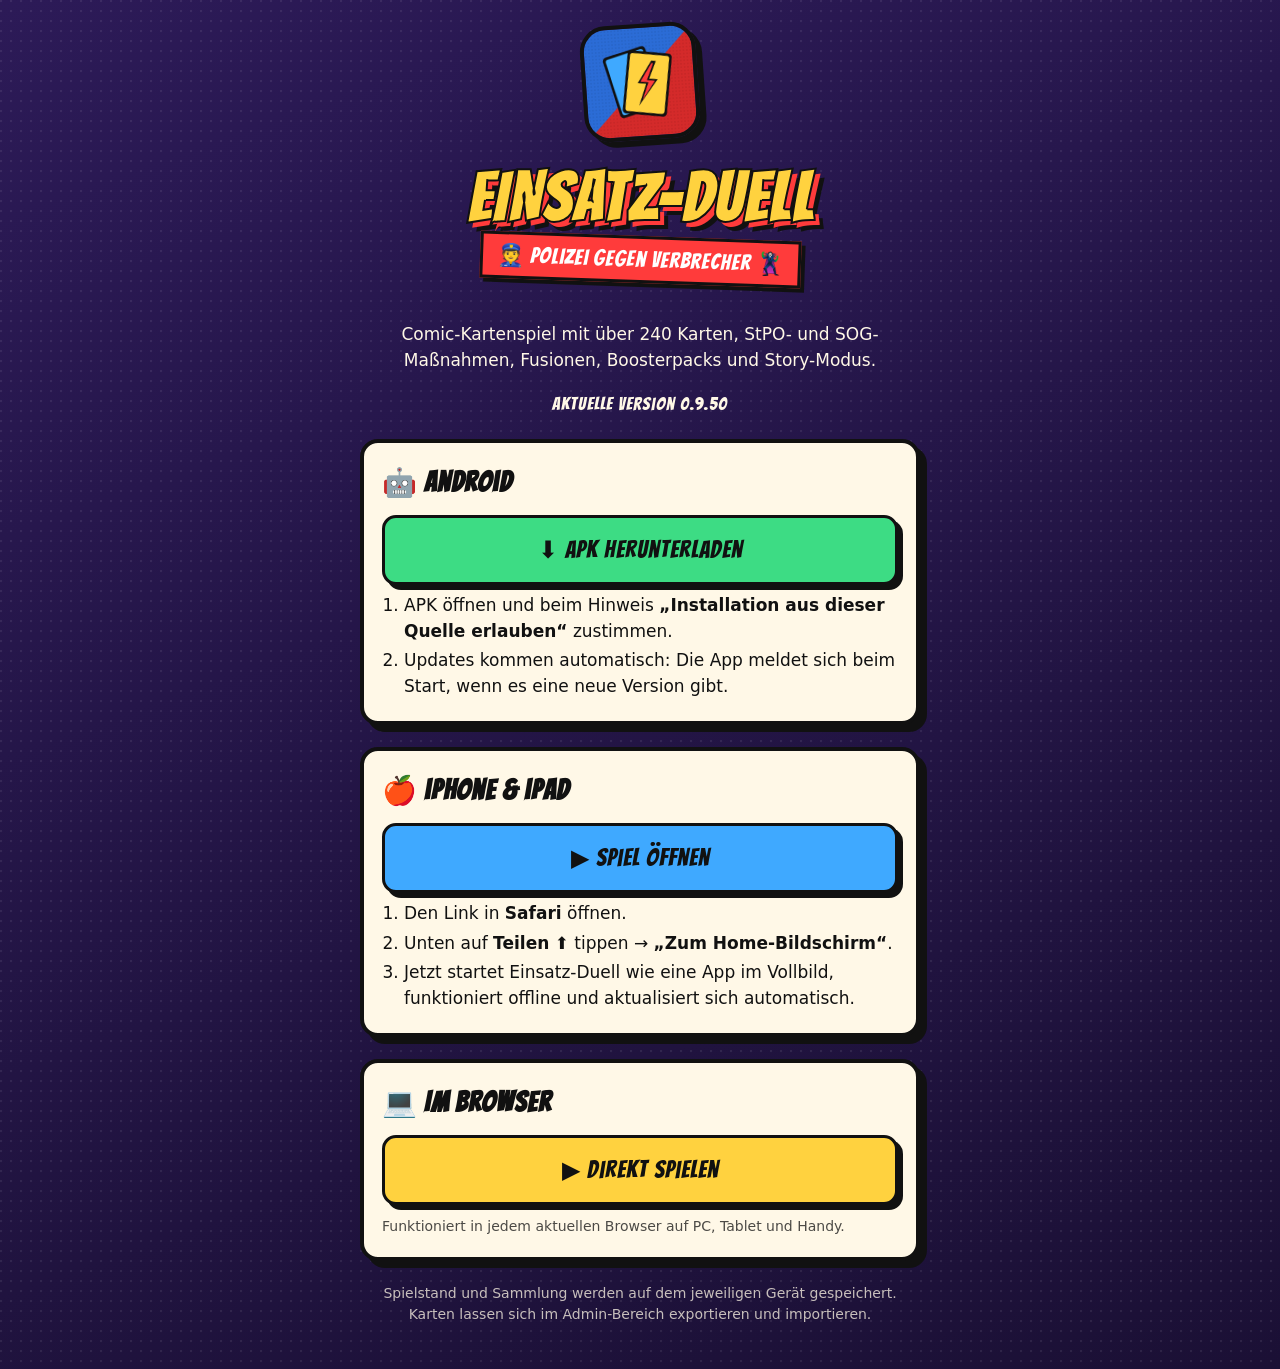
<file: index.html>
<!DOCTYPE html>
<html lang="de">
<head>
<meta charset="utf-8">
<meta name="viewport" content="width=device-width, initial-scale=1, viewport-fit=cover">
<meta name="theme-color" content="#1b1035">
<title>Einsatz-Duell – Download</title>
<link rel="icon" href="spiel/icon-192.png">
<link rel="apple-touch-icon" href="spiel/icon-180.png">
<style>
@font-face{font-family:"Bangers";src:url([data-uri]) format("woff2")}
:root{--ink:#111;--paper:#fff8e7;--yellow:#ffd23f;--red:#ff3b3b;--blue:#3fa9ff;--green:#3ddc84;--comic:"Bangers",Impact,sans-serif}
*{box-sizing:border-box}
body{margin:0;min-height:100vh;color:var(--paper);font:17px/1.5 system-ui,-apple-system,"Segoe UI",Roboto,sans-serif;
  background:radial-gradient(circle at 1px 1px,rgba(255,255,255,.08) 1.3px,transparent 1.6px) 0 0/10px 10px,linear-gradient(160deg,#2c1a57,#1b1035);
  padding:calc(env(safe-area-inset-top) + 24px) 18px calc(env(safe-area-inset-bottom) + 30px)}
main{max-width:560px;margin:0 auto;text-align:center}
.icon{width:116px;height:116px;border-radius:26px;border:4px solid var(--ink);box-shadow:6px 6px 0 var(--ink);transform:rotate(-4deg)}
h1{font-family:var(--comic);font-size:clamp(46px,13vw,68px);line-height:.95;margin:18px 0 6px;color:var(--yellow);-webkit-text-stroke:2px var(--ink);
  text-shadow:5px 5px 0 var(--red),9px 9px 0 var(--ink);letter-spacing:2px}
.sub{font-family:var(--comic);font-size:22px;letter-spacing:1px;display:inline-block;background:var(--red);color:#fff;border:3px solid var(--ink);padding:4px 14px;transform:rotate(2deg);box-shadow:4px 4px 0 var(--ink);margin-bottom:22px}
.box{background:var(--paper);color:var(--ink);border:4px solid var(--ink);border-radius:18px;box-shadow:7px 7px 0 var(--ink);padding:18px;margin:22px 0;text-align:left}
.box h2{font-family:var(--comic);letter-spacing:1px;font-size:28px;margin:0 0 6px}
.btn{display:block;text-align:center;text-decoration:none;font-family:var(--comic);letter-spacing:1px;font-size:24px;color:var(--ink);background:var(--yellow);
  border:3px solid var(--ink);border-radius:14px;box-shadow:5px 5px 0 var(--ink);padding:14px;margin:12px 0 8px;min-height:44px}
.btn.green{background:var(--green)}.btn.blue{background:var(--blue)}
.btn:active{transform:translate(3px,3px);box-shadow:2px 2px 0 var(--ink)}
ol{margin:8px 0 0;padding-left:22px}li{margin:4px 0}
small,.muted{opacity:.75;font-size:14px}
.ver{font-family:var(--comic);letter-spacing:1px;font-size:18px;margin-top:6px}
</style>
</head>
<body>
<main>
  <img class="icon" src="spiel/icon-512.png" alt="">
  <h1>EINSATZ-DUELL</h1>
  <div class="sub">👮 Polizei gegen Verbrecher 🦹</div>
  <p>Comic-Kartenspiel mit über 240 Karten, StPO- und SOG-Maßnahmen, Fusionen, Boosterpacks und Story-Modus.</p>
  <div class="ver" id="ver"></div>

  <div class="box">
    <h2>🤖 Android</h2>
    <a class="btn green" id="apk" href="https://github.com/TotesTierux/einsatz-duell/releases/latest/download/EinsatzDuell.apk">⬇ APK herunterladen</a>
    <ol>
      <li>APK öffnen und beim Hinweis <b>„Installation aus dieser Quelle erlauben“</b> zustimmen.</li>
      <li>Updates kommen automatisch: Die App meldet sich beim Start, wenn es eine neue Version gibt.</li>
    </ol>
  </div>

  <div class="box">
    <h2>🍎 iPhone &amp; iPad</h2>
    <a class="btn blue" href="spiel/">▶ Spiel öffnen</a>
    <ol>
      <li>Den Link in <b>Safari</b> öffnen.</li>
      <li>Unten auf <b>Teilen</b> <span aria-hidden="true">⬆️</span> tippen → <b>„Zum Home-Bildschirm“</b>.</li>
      <li>Jetzt startet Einsatz-Duell wie eine App im Vollbild, funktioniert offline und aktualisiert sich automatisch.</li>
    </ol>
  </div>

  <div class="box">
    <h2>💻 Im Browser</h2>
    <a class="btn" href="spiel/">▶ Direkt spielen</a>
    <small>Funktioniert in jedem aktuellen Browser auf PC, Tablet und Handy.</small>
  </div>
  <p class="muted">Spielstand und Sammlung werden auf dem jeweiligen Gerät gespeichert. Karten lassen sich im Admin-Bereich exportieren und importieren.</p>
</main>
<script>
fetch("version.json",{cache:"no-store"}).then(r=>r.json()).then(v=>{document.getElementById("ver").textContent="Aktuelle Version "+v.versionName;
  if(!v.apk){const a=document.getElementById("apk");a.removeAttribute("href");a.textContent="⏳ APK folgt in Kürze";a.style.opacity=".55";}}).catch(()=>{});
</script>
</body>
</html>
</file>
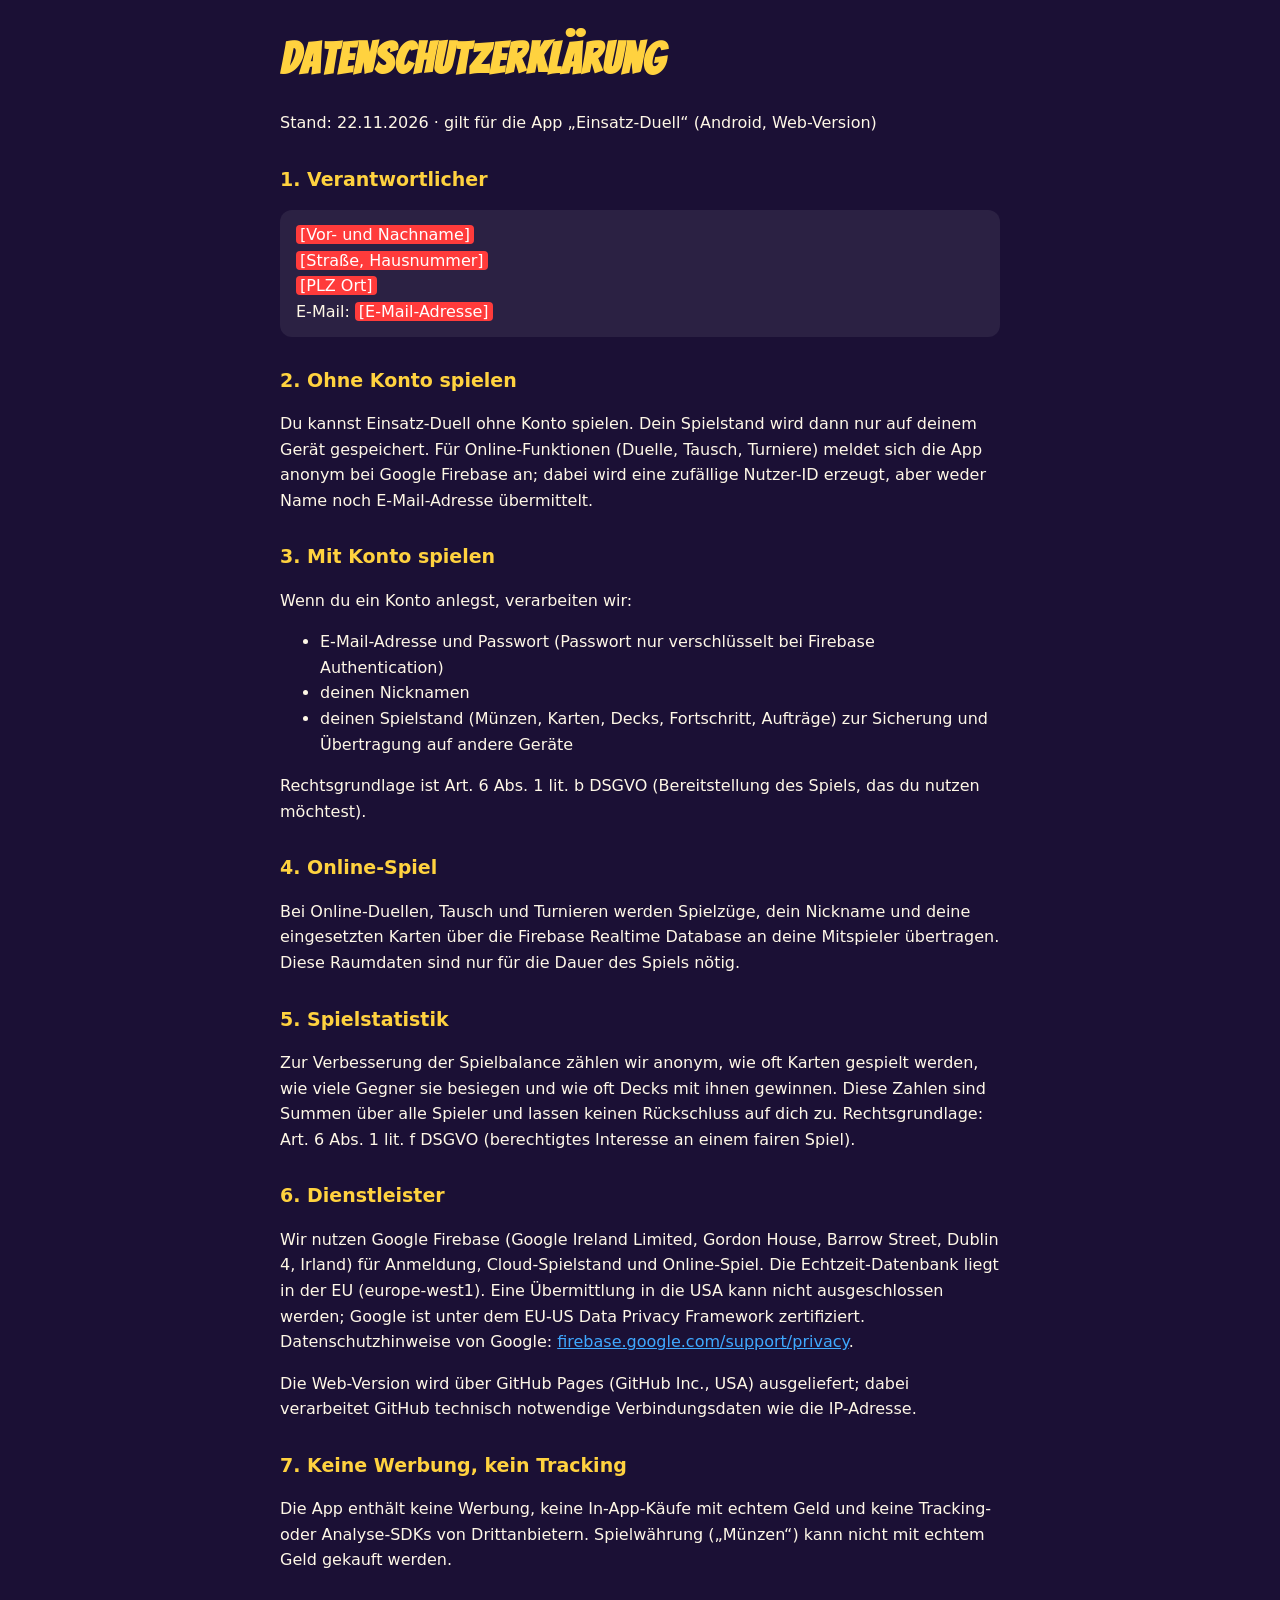
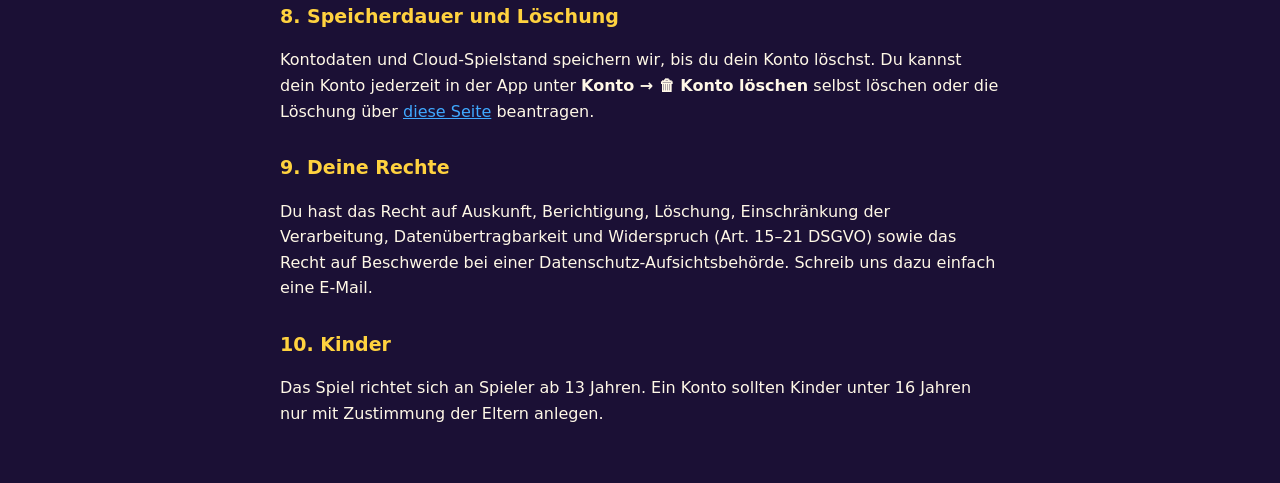
<file: datenschutz.html>
<!DOCTYPE html>
<html lang="de"><head><meta charset="utf-8"><meta name="viewport" content="width=device-width, initial-scale=1">
<meta name="theme-color" content="#1b1035"><title>Datenschutz – Einsatz-Duell</title>
<style>@font-face{font-family:"Bangers";src:url([data-uri]) format("woff2")}
body{margin:0;background:#1b1035;color:#fff8e7;font:16px/1.6 system-ui,-apple-system,"Segoe UI",Roboto,sans-serif;padding:24px 18px 40px}
main{max-width:720px;margin:0 auto}h1{font-family:"Bangers",Impact,sans-serif;color:#ffd23f;font-size:44px;letter-spacing:1px;margin:0 0 8px}
h2{color:#ffd23f;font-size:19px;margin-top:28px}a{color:#3fa9ff}.box{background:rgba(255,255,255,.07);border-radius:12px;padding:12px 16px}
.todo{background:#ff3b3b;color:#fff;padding:0 4px;border-radius:4px}</style></head><body><main>
<h1>Datenschutzerklärung</h1>
<p>Stand: 22.11.2026 · gilt für die App „Einsatz-Duell“ (Android, Web-Version)</p>

<h2>1. Verantwortlicher</h2>
<div class="box"><span class="todo">[Vor- und Nachname]</span><br><span class="todo">[Straße, Hausnummer]</span><br><span class="todo">[PLZ Ort]</span><br>E-Mail: <span class="todo">[E-Mail-Adresse]</span></div>

<h2>2. Ohne Konto spielen</h2>
<p>Du kannst Einsatz-Duell ohne Konto spielen. Dein Spielstand wird dann nur auf deinem Gerät gespeichert. Für Online-Funktionen (Duelle, Tausch, Turniere) meldet sich die App anonym bei Google Firebase an; dabei wird eine zufällige Nutzer-ID erzeugt, aber weder Name noch E-Mail-Adresse übermittelt.</p>

<h2>3. Mit Konto spielen</h2>
<p>Wenn du ein Konto anlegst, verarbeiten wir:</p>
<ul><li>E-Mail-Adresse und Passwort (Passwort nur verschlüsselt bei Firebase Authentication)</li>
<li>deinen Nicknamen</li>
<li>deinen Spielstand (Münzen, Karten, Decks, Fortschritt, Aufträge) zur Sicherung und Übertragung auf andere Geräte</li></ul>
<p>Rechtsgrundlage ist Art. 6 Abs. 1 lit. b DSGVO (Bereitstellung des Spiels, das du nutzen möchtest).</p>

<h2>4. Online-Spiel</h2>
<p>Bei Online-Duellen, Tausch und Turnieren werden Spielzüge, dein Nickname und deine eingesetzten Karten über die Firebase Realtime Database an deine Mitspieler übertragen. Diese Raumdaten sind nur für die Dauer des Spiels nötig.</p>

<h2>5. Spielstatistik</h2>
<p>Zur Verbesserung der Spielbalance zählen wir anonym, wie oft Karten gespielt werden, wie viele Gegner sie besiegen und wie oft Decks mit ihnen gewinnen. Diese Zahlen sind Summen über alle Spieler und lassen keinen Rückschluss auf dich zu. Rechtsgrundlage: Art. 6 Abs. 1 lit. f DSGVO (berechtigtes Interesse an einem fairen Spiel).</p>

<h2>6. Dienstleister</h2>
<p>Wir nutzen Google Firebase (Google Ireland Limited, Gordon House, Barrow Street, Dublin 4, Irland) für Anmeldung, Cloud-Spielstand und Online-Spiel. Die Echtzeit-Datenbank liegt in der EU (europe-west1). Eine Übermittlung in die USA kann nicht ausgeschlossen werden; Google ist unter dem EU-US Data Privacy Framework zertifiziert. Datenschutzhinweise von Google: <a href="https://firebase.google.com/support/privacy">firebase.google.com/support/privacy</a>.</p>
<p>Die Web-Version wird über GitHub Pages (GitHub Inc., USA) ausgeliefert; dabei verarbeitet GitHub technisch notwendige Verbindungsdaten wie die IP-Adresse.</p>

<h2>7. Keine Werbung, kein Tracking</h2>
<p>Die App enthält keine Werbung, keine In-App-Käufe mit echtem Geld und keine Tracking- oder Analyse-SDKs von Drittanbietern. Spielwährung („Münzen“) kann nicht mit echtem Geld gekauft werden.</p>

<h2>8. Speicherdauer und Löschung</h2>
<p>Kontodaten und Cloud-Spielstand speichern wir, bis du dein Konto löschst. Du kannst dein Konto jederzeit in der App unter <b>Konto → 🗑 Konto löschen</b> selbst löschen oder die Löschung über <a href="konto-loeschen.html">diese Seite</a> beantragen.</p>

<h2>9. Deine Rechte</h2>
<p>Du hast das Recht auf Auskunft, Berichtigung, Löschung, Einschränkung der Verarbeitung, Datenübertragbarkeit und Widerspruch (Art. 15–21 DSGVO) sowie das Recht auf Beschwerde bei einer Datenschutz-Aufsichtsbehörde. Schreib uns dazu einfach eine E-Mail.</p>

<h2>10. Kinder</h2>
<p>Das Spiel richtet sich an Spieler ab 13 Jahren. Ein Konto sollten Kinder unter 16 Jahren nur mit Zustimmung der Eltern anlegen.</p>
</main></body></html>
</file>
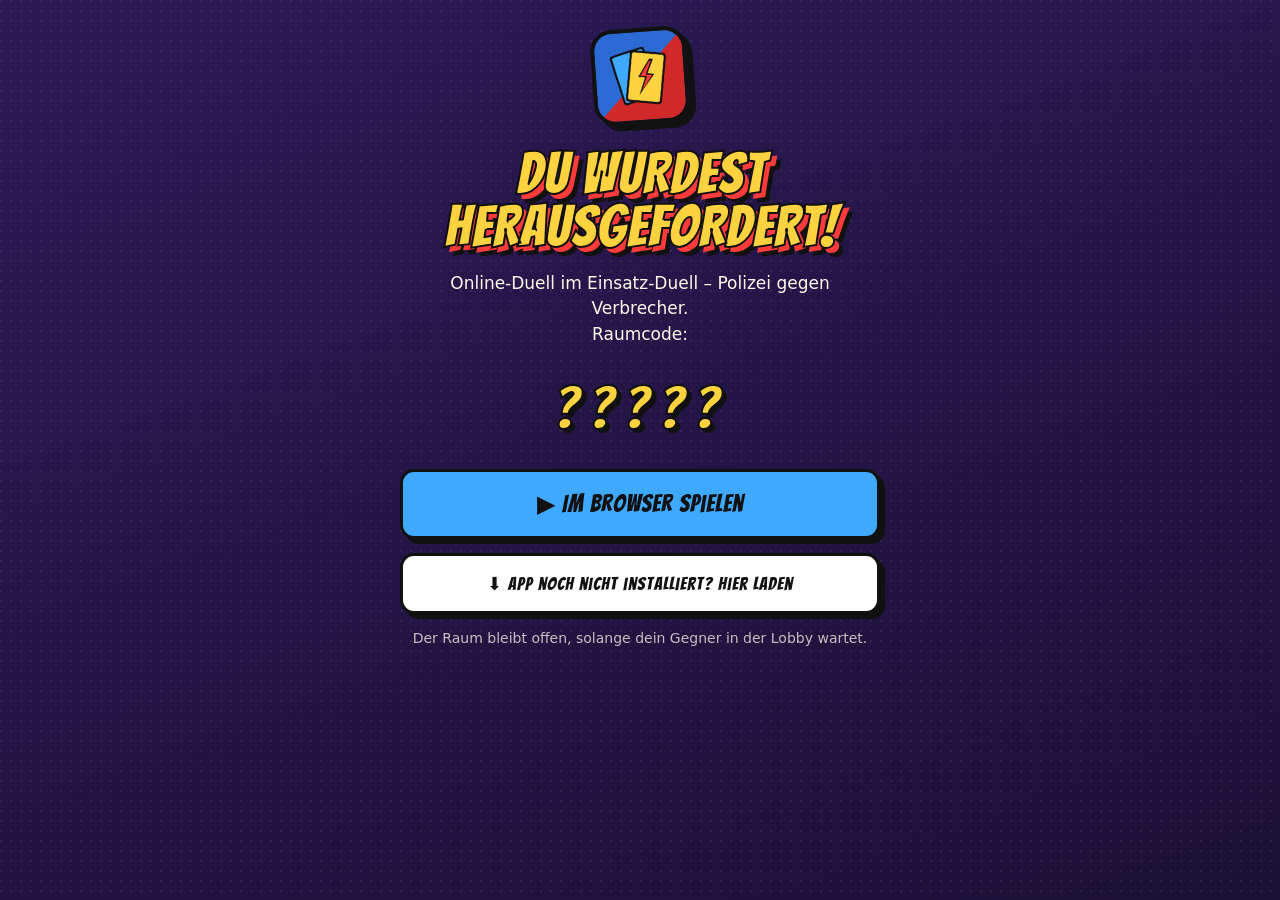
<file: join.html>
<!DOCTYPE html>
<html lang="de">
<head>
<meta charset="utf-8">
<meta name="viewport" content="width=device-width, initial-scale=1, viewport-fit=cover">
<meta name="theme-color" content="#1b1035">
<title>Einladung zum Einsatz-Duell</title>
<meta property="og:title" content="Einladung zum Einsatz-Duell!">
<meta property="og:description" content="Du wurdest zu einem Online-Duell eingeladen: Polizei gegen Verbrecher. Tippe zum Beitreten.">
<meta property="og:image" content="https://totestierux.github.io/einsatz-duell/spiel/icon-512.png">
<link rel="icon" href="spiel/icon-192.png">
<style>
@font-face{font-family:"Bangers";src:url([data-uri]) format("woff2")}
:root{--ink:#111;--paper:#fff8e7;--yellow:#ffd23f;--red:#ff3b3b;--blue:#3fa9ff;--green:#3ddc84;--comic:"Bangers",Impact,sans-serif}
*{box-sizing:border-box}
body{margin:0;min-height:100vh;color:var(--paper);font:17px/1.5 system-ui,-apple-system,"Segoe UI",Roboto,sans-serif;text-align:center;
  background:radial-gradient(circle at 1px 1px,rgba(255,255,255,.08) 1.3px,transparent 1.6px) 0 0/10px 10px,linear-gradient(160deg,#2c1a57,#1b1035);
  padding:calc(env(safe-area-inset-top) + 28px) 18px calc(env(safe-area-inset-bottom) + 30px)}
main{max-width:480px;margin:0 auto}
.icon{width:96px;height:96px;border-radius:22px;border:4px solid var(--ink);box-shadow:6px 6px 0 var(--ink);transform:rotate(-4deg)}
h1{font-family:var(--comic);font-size:clamp(40px,11vw,56px);line-height:.95;margin:16px 0 6px;color:var(--yellow);-webkit-text-stroke:2px var(--ink);text-shadow:5px 5px 0 var(--red),9px 9px 0 var(--ink);letter-spacing:2px}
.code{font-family:var(--comic);font-size:58px;letter-spacing:10px;color:var(--yellow);-webkit-text-stroke:2px var(--ink);text-shadow:4px 4px 0 var(--ink);margin:6px 0 18px}
.btn{display:block;text-decoration:none;font-family:var(--comic);letter-spacing:1px;font-size:24px;color:var(--ink);background:var(--yellow);border:3px solid var(--ink);
  border-radius:14px;box-shadow:5px 5px 0 var(--ink);padding:14px;margin:14px 0;min-height:44px}
.btn.green{background:var(--green)}.btn.blue{background:var(--blue)}.btn.ghost{background:#fff;font-size:18px}
.btn:active{transform:translate(3px,3px);box-shadow:2px 2px 0 var(--ink)}
.muted{opacity:.75;font-size:14px}
</style>
</head>
<body>
<main>
  <img class="icon" src="spiel/icon-512.png" alt="">
  <h1>DU WURDEST HERAUSGEFORDERT!</h1>
  <p>Online-Duell im Einsatz-Duell – Polizei gegen Verbrecher.<br>Raumcode:</p>
  <div class="code" id="code">–––––</div>
  <a class="btn green" id="app" href="#">📱 In der App öffnen</a>
  <a class="btn blue" id="web" href="spiel/">▶ Im Browser spielen</a>
  <a class="btn ghost" href="./">⬇ App noch nicht installiert? Hier laden</a>
  <p class="muted">Der Raum bleibt offen, solange dein Gegner in der Lobby wartet.</p>
</main>
<script>
const code=((new URLSearchParams(location.search).get("c")||location.hash.slice(1)||"").toUpperCase().replace(/[^A-Z0-9]/g,"")).slice(0,5);
document.getElementById("code").textContent=code||"?????";
document.getElementById("web").href="spiel/#join-"+code;
const isAndroid=/Android/i.test(navigator.userAgent);
const app=document.getElementById("app");
if(isAndroid){
  // Öffnet die installierte App; ist sie nicht installiert, geht es zur Web-Version
  app.href="intent://join/"+code+"#Intent;scheme=einsatzduell;package=de.kartenduell.app;S.browser_fallback_url="+encodeURIComponent(location.origin+location.pathname.replace(/join\.html$/,"")+"spiel/#join-"+code)+";end";
} else { app.style.display="none"; }
</script>
</body>
</html>
</file>
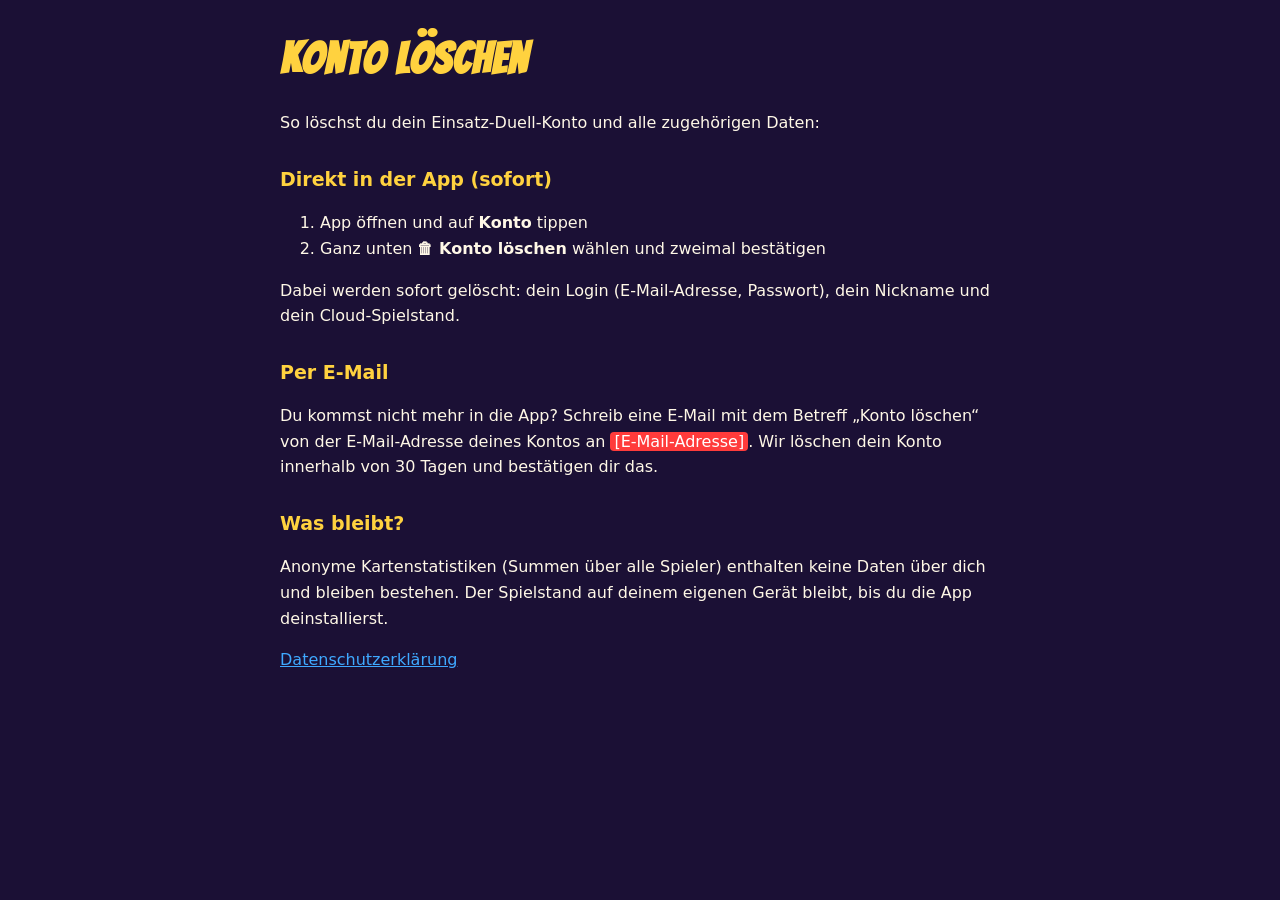
<file: konto-loeschen.html>
<!DOCTYPE html>
<html lang="de"><head><meta charset="utf-8"><meta name="viewport" content="width=device-width, initial-scale=1">
<meta name="theme-color" content="#1b1035"><title>Konto löschen – Einsatz-Duell</title>
<style>@font-face{font-family:"Bangers";src:url([data-uri]) format("woff2")}
body{margin:0;background:#1b1035;color:#fff8e7;font:16px/1.6 system-ui,-apple-system,"Segoe UI",Roboto,sans-serif;padding:24px 18px 40px}
main{max-width:720px;margin:0 auto}h1{font-family:"Bangers",Impact,sans-serif;color:#ffd23f;font-size:44px;letter-spacing:1px;margin:0 0 8px}
h2{color:#ffd23f;font-size:19px;margin-top:28px}a{color:#3fa9ff}.box{background:rgba(255,255,255,.07);border-radius:12px;padding:12px 16px}
.todo{background:#ff3b3b;color:#fff;padding:0 4px;border-radius:4px}</style></head><body><main>
<h1>Konto löschen</h1>
<p>So löschst du dein Einsatz-Duell-Konto und alle zugehörigen Daten:</p>
<h2>Direkt in der App (sofort)</h2>
<ol><li>App öffnen und auf <b>Konto</b> tippen</li><li>Ganz unten <b>🗑 Konto löschen</b> wählen und zweimal bestätigen</li></ol>
<p>Dabei werden sofort gelöscht: dein Login (E-Mail-Adresse, Passwort), dein Nickname und dein Cloud-Spielstand.</p>
<h2>Per E-Mail</h2>
<p>Du kommst nicht mehr in die App? Schreib eine E-Mail mit dem Betreff „Konto löschen“ von der E-Mail-Adresse deines Kontos an <span class="todo">[E-Mail-Adresse]</span>. Wir löschen dein Konto innerhalb von 30 Tagen und bestätigen dir das.</p>
<h2>Was bleibt?</h2>
<p>Anonyme Kartenstatistiken (Summen über alle Spieler) enthalten keine Daten über dich und bleiben bestehen. Der Spielstand auf deinem eigenen Gerät bleibt, bis du die App deinstallierst.</p>
<p><a href="datenschutz.html">Datenschutzerklärung</a></p>
</main></body></html>
</file>
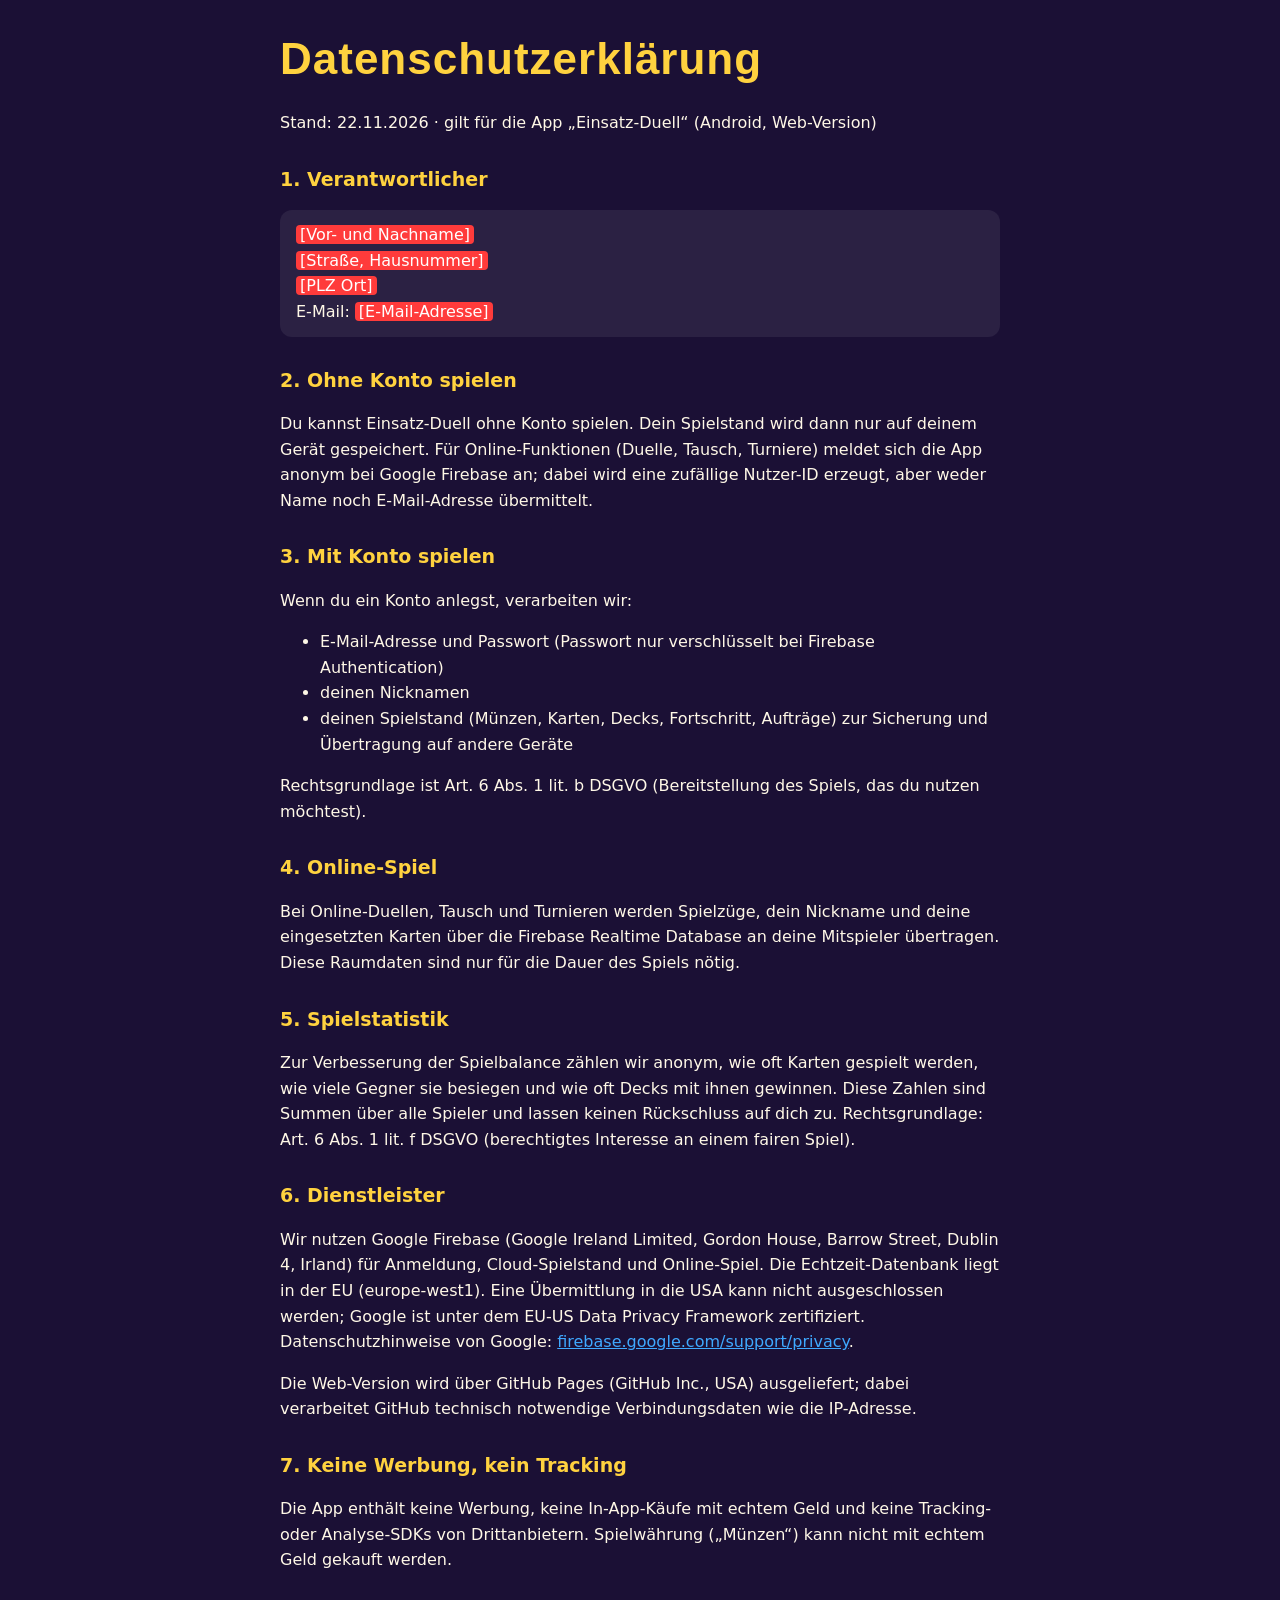
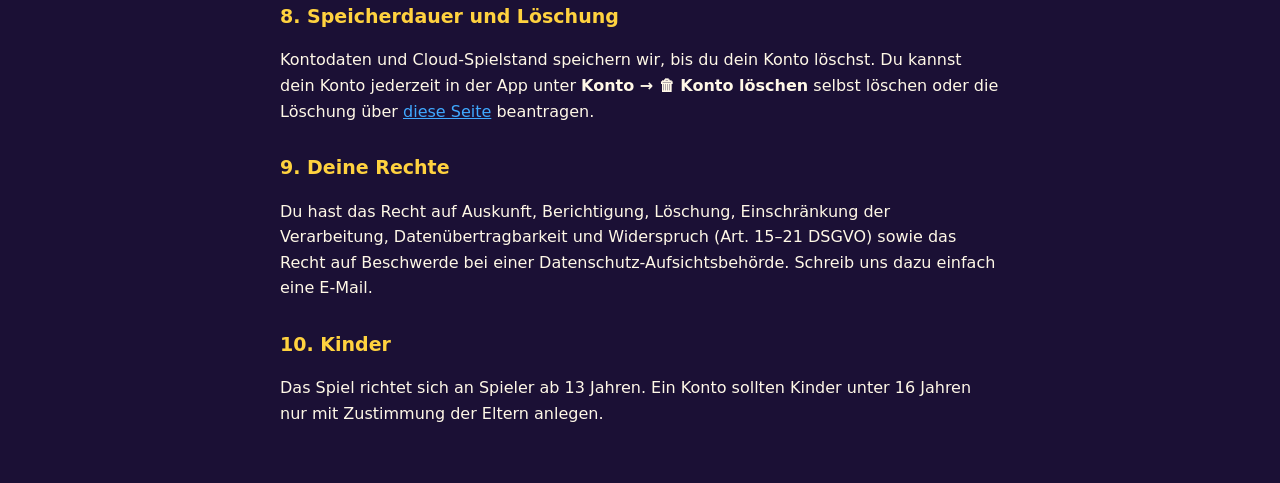
<file: web/datenschutz.html>
<!DOCTYPE html>
<html lang="de"><head><meta charset="utf-8"><meta name="viewport" content="width=device-width, initial-scale=1">
<meta name="theme-color" content="#1b1035"><title>Datenschutz – Einsatz-Duell</title>
<style>@font-face{font-family:"Bangers";src:url([data-uri]) format("woff2")}
body{margin:0;background:#1b1035;color:#fff8e7;font:16px/1.6 system-ui,-apple-system,"Segoe UI",Roboto,sans-serif;padding:24px 18px 40px}
main{max-width:720px;margin:0 auto}h1{font-family:"Bangers",Impact,sans-serif;color:#ffd23f;font-size:44px;letter-spacing:1px;margin:0 0 8px}
h2{color:#ffd23f;font-size:19px;margin-top:28px}a{color:#3fa9ff}.box{background:rgba(255,255,255,.07);border-radius:12px;padding:12px 16px}
.todo{background:#ff3b3b;color:#fff;padding:0 4px;border-radius:4px}</style></head><body><main>
<h1>Datenschutzerklärung</h1>
<p>Stand: 22.11.2026 · gilt für die App „Einsatz-Duell“ (Android, Web-Version)</p>

<h2>1. Verantwortlicher</h2>
<div class="box"><span class="todo">[Vor- und Nachname]</span><br><span class="todo">[Straße, Hausnummer]</span><br><span class="todo">[PLZ Ort]</span><br>E-Mail: <span class="todo">[E-Mail-Adresse]</span></div>

<h2>2. Ohne Konto spielen</h2>
<p>Du kannst Einsatz-Duell ohne Konto spielen. Dein Spielstand wird dann nur auf deinem Gerät gespeichert. Für Online-Funktionen (Duelle, Tausch, Turniere) meldet sich die App anonym bei Google Firebase an; dabei wird eine zufällige Nutzer-ID erzeugt, aber weder Name noch E-Mail-Adresse übermittelt.</p>

<h2>3. Mit Konto spielen</h2>
<p>Wenn du ein Konto anlegst, verarbeiten wir:</p>
<ul><li>E-Mail-Adresse und Passwort (Passwort nur verschlüsselt bei Firebase Authentication)</li>
<li>deinen Nicknamen</li>
<li>deinen Spielstand (Münzen, Karten, Decks, Fortschritt, Aufträge) zur Sicherung und Übertragung auf andere Geräte</li></ul>
<p>Rechtsgrundlage ist Art. 6 Abs. 1 lit. b DSGVO (Bereitstellung des Spiels, das du nutzen möchtest).</p>

<h2>4. Online-Spiel</h2>
<p>Bei Online-Duellen, Tausch und Turnieren werden Spielzüge, dein Nickname und deine eingesetzten Karten über die Firebase Realtime Database an deine Mitspieler übertragen. Diese Raumdaten sind nur für die Dauer des Spiels nötig.</p>

<h2>5. Spielstatistik</h2>
<p>Zur Verbesserung der Spielbalance zählen wir anonym, wie oft Karten gespielt werden, wie viele Gegner sie besiegen und wie oft Decks mit ihnen gewinnen. Diese Zahlen sind Summen über alle Spieler und lassen keinen Rückschluss auf dich zu. Rechtsgrundlage: Art. 6 Abs. 1 lit. f DSGVO (berechtigtes Interesse an einem fairen Spiel).</p>

<h2>6. Dienstleister</h2>
<p>Wir nutzen Google Firebase (Google Ireland Limited, Gordon House, Barrow Street, Dublin 4, Irland) für Anmeldung, Cloud-Spielstand und Online-Spiel. Die Echtzeit-Datenbank liegt in der EU (europe-west1). Eine Übermittlung in die USA kann nicht ausgeschlossen werden; Google ist unter dem EU-US Data Privacy Framework zertifiziert. Datenschutzhinweise von Google: <a href="https://firebase.google.com/support/privacy">firebase.google.com/support/privacy</a>.</p>
<p>Die Web-Version wird über GitHub Pages (GitHub Inc., USA) ausgeliefert; dabei verarbeitet GitHub technisch notwendige Verbindungsdaten wie die IP-Adresse.</p>

<h2>7. Keine Werbung, kein Tracking</h2>
<p>Die App enthält keine Werbung, keine In-App-Käufe mit echtem Geld und keine Tracking- oder Analyse-SDKs von Drittanbietern. Spielwährung („Münzen“) kann nicht mit echtem Geld gekauft werden.</p>

<h2>8. Speicherdauer und Löschung</h2>
<p>Kontodaten und Cloud-Spielstand speichern wir, bis du dein Konto löschst. Du kannst dein Konto jederzeit in der App unter <b>Konto → 🗑 Konto löschen</b> selbst löschen oder die Löschung über <a href="konto-loeschen.html">diese Seite</a> beantragen.</p>

<h2>9. Deine Rechte</h2>
<p>Du hast das Recht auf Auskunft, Berichtigung, Löschung, Einschränkung der Verarbeitung, Datenübertragbarkeit und Widerspruch (Art. 15–21 DSGVO) sowie das Recht auf Beschwerde bei einer Datenschutz-Aufsichtsbehörde. Schreib uns dazu einfach eine E-Mail.</p>

<h2>10. Kinder</h2>
<p>Das Spiel richtet sich an Spieler ab 13 Jahren. Ein Konto sollten Kinder unter 16 Jahren nur mit Zustimmung der Eltern anlegen.</p>
</main></body></html>
</file>
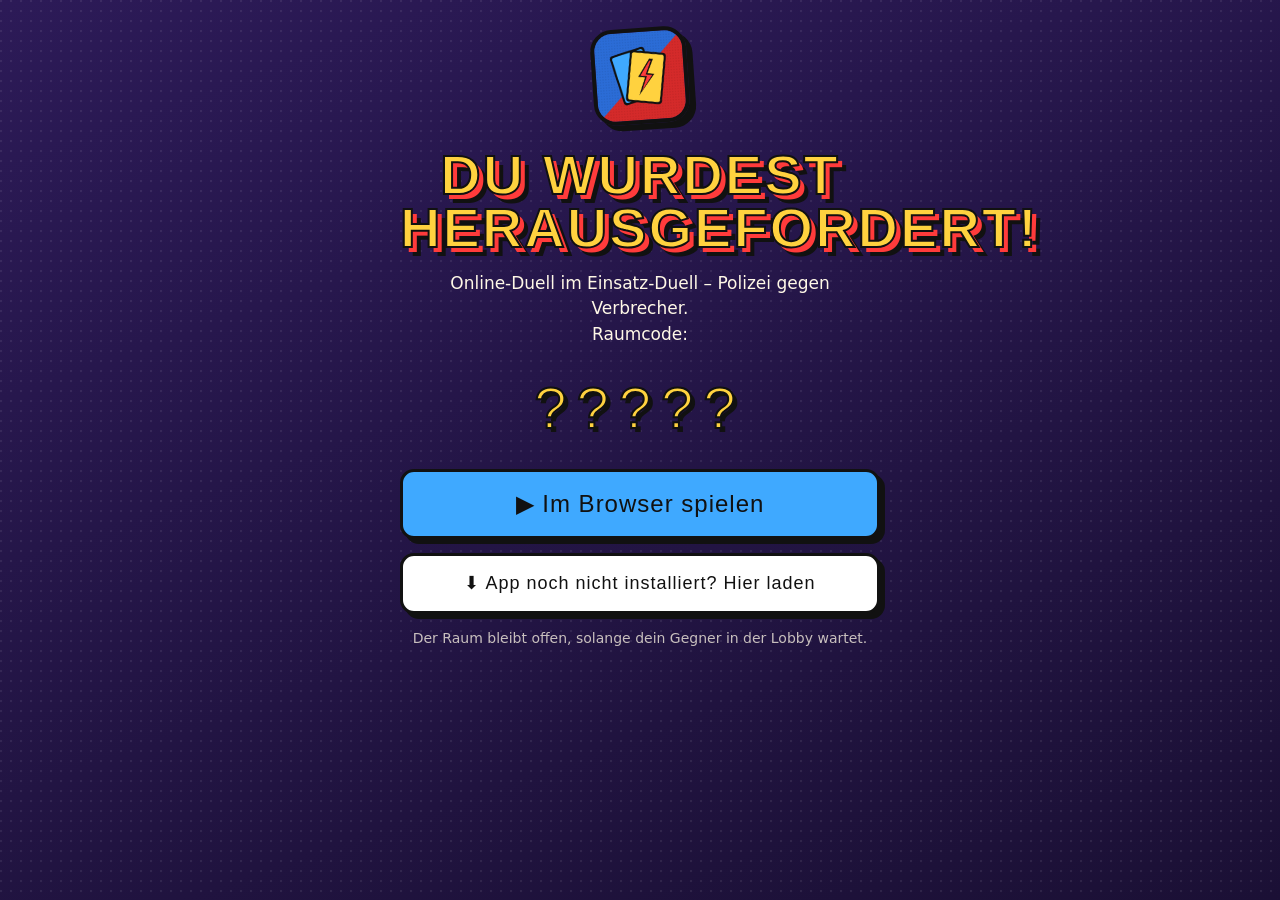
<file: web/join.html>
<!DOCTYPE html>
<html lang="de">
<head>
<meta charset="utf-8">
<meta name="viewport" content="width=device-width, initial-scale=1, viewport-fit=cover">
<meta name="theme-color" content="#1b1035">
<title>Einladung zum Einsatz-Duell</title>
<meta property="og:title" content="Einladung zum Einsatz-Duell!">
<meta property="og:description" content="Du wurdest zu einem Online-Duell eingeladen: Polizei gegen Verbrecher. Tippe zum Beitreten.">
<meta property="og:image" content="__SITE__/spiel/icon-512.png">
<link rel="icon" href="spiel/icon-192.png">
<style>
@font-face{font-family:"Bangers";src:url([data-uri]) format("woff2")}
:root{--ink:#111;--paper:#fff8e7;--yellow:#ffd23f;--red:#ff3b3b;--blue:#3fa9ff;--green:#3ddc84;--comic:"Bangers",Impact,sans-serif}
*{box-sizing:border-box}
body{margin:0;min-height:100vh;color:var(--paper);font:17px/1.5 system-ui,-apple-system,"Segoe UI",Roboto,sans-serif;text-align:center;
  background:radial-gradient(circle at 1px 1px,rgba(255,255,255,.08) 1.3px,transparent 1.6px) 0 0/10px 10px,linear-gradient(160deg,#2c1a57,#1b1035);
  padding:calc(env(safe-area-inset-top) + 28px) 18px calc(env(safe-area-inset-bottom) + 30px)}
main{max-width:480px;margin:0 auto}
.icon{width:96px;height:96px;border-radius:22px;border:4px solid var(--ink);box-shadow:6px 6px 0 var(--ink);transform:rotate(-4deg)}
h1{font-family:var(--comic);font-size:clamp(40px,11vw,56px);line-height:.95;margin:16px 0 6px;color:var(--yellow);-webkit-text-stroke:2px var(--ink);text-shadow:5px 5px 0 var(--red),9px 9px 0 var(--ink);letter-spacing:2px}
.code{font-family:var(--comic);font-size:58px;letter-spacing:10px;color:var(--yellow);-webkit-text-stroke:2px var(--ink);text-shadow:4px 4px 0 var(--ink);margin:6px 0 18px}
.btn{display:block;text-decoration:none;font-family:var(--comic);letter-spacing:1px;font-size:24px;color:var(--ink);background:var(--yellow);border:3px solid var(--ink);
  border-radius:14px;box-shadow:5px 5px 0 var(--ink);padding:14px;margin:14px 0;min-height:44px}
.btn.green{background:var(--green)}.btn.blue{background:var(--blue)}.btn.ghost{background:#fff;font-size:18px}
.btn:active{transform:translate(3px,3px);box-shadow:2px 2px 0 var(--ink)}
.muted{opacity:.75;font-size:14px}
</style>
</head>
<body>
<main>
  <img class="icon" src="spiel/icon-512.png" alt="">
  <h1>DU WURDEST HERAUSGEFORDERT!</h1>
  <p>Online-Duell im Einsatz-Duell – Polizei gegen Verbrecher.<br>Raumcode:</p>
  <div class="code" id="code">–––––</div>
  <a class="btn green" id="app" href="#">📱 In der App öffnen</a>
  <a class="btn blue" id="web" href="spiel/">▶ Im Browser spielen</a>
  <a class="btn ghost" href="./">⬇ App noch nicht installiert? Hier laden</a>
  <p class="muted">Der Raum bleibt offen, solange dein Gegner in der Lobby wartet.</p>
</main>
<script>
const code=((new URLSearchParams(location.search).get("c")||location.hash.slice(1)||"").toUpperCase().replace(/[^A-Z0-9]/g,"")).slice(0,5);
document.getElementById("code").textContent=code||"?????";
document.getElementById("web").href="spiel/#join-"+code;
const isAndroid=/Android/i.test(navigator.userAgent);
const app=document.getElementById("app");
if(isAndroid){
  // Öffnet die installierte App; ist sie nicht installiert, geht es zur Web-Version
  app.href="intent://join/"+code+"#Intent;scheme=einsatzduell;package=de.kartenduell.app;S.browser_fallback_url="+encodeURIComponent(location.origin+location.pathname.replace(/join\.html$/,"")+"spiel/#join-"+code)+";end";
} else { app.style.display="none"; }
</script>
</body>
</html>
</file>
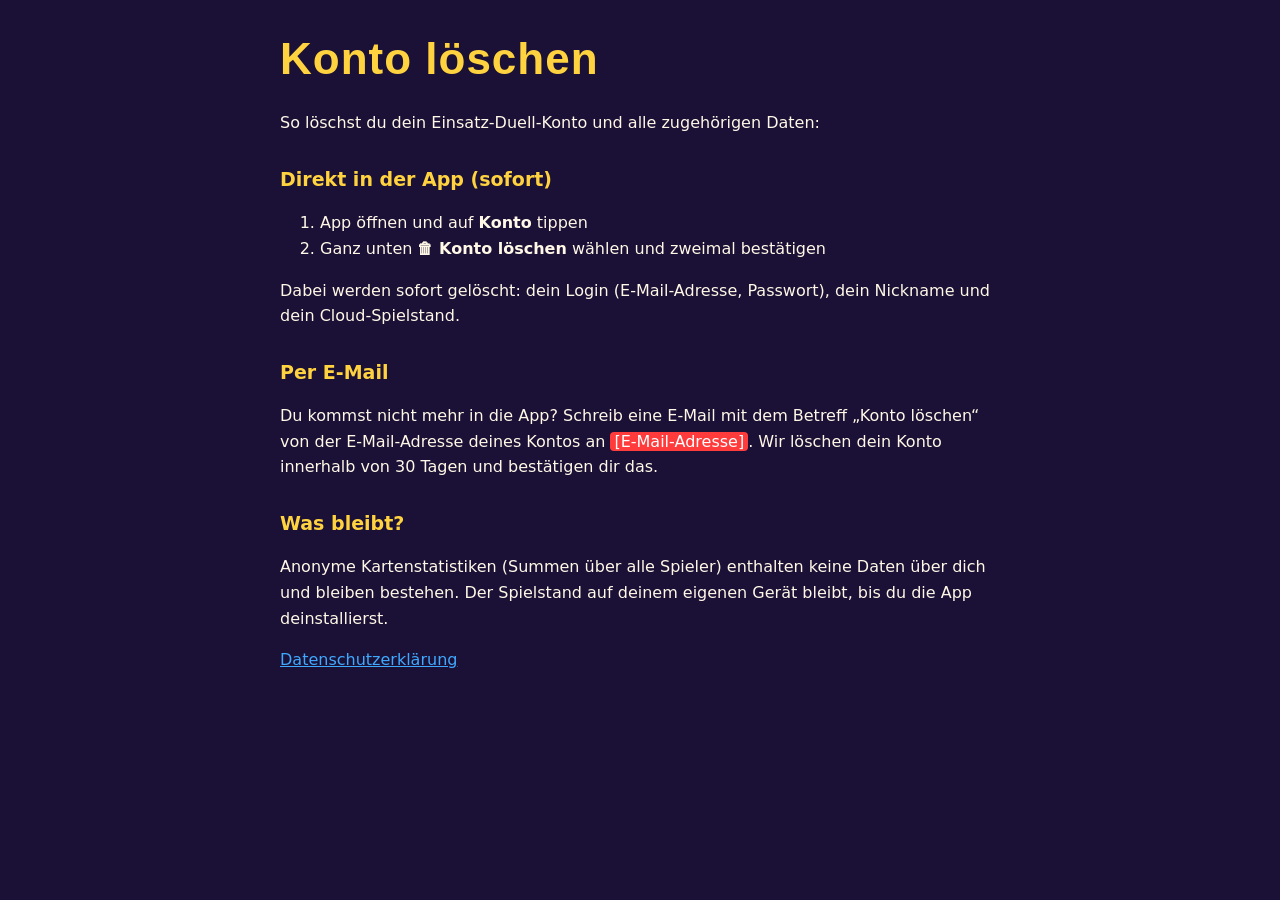
<file: web/konto-loeschen.html>
<!DOCTYPE html>
<html lang="de"><head><meta charset="utf-8"><meta name="viewport" content="width=device-width, initial-scale=1">
<meta name="theme-color" content="#1b1035"><title>Konto löschen – Einsatz-Duell</title>
<style>@font-face{font-family:"Bangers";src:url([data-uri]) format("woff2")}
body{margin:0;background:#1b1035;color:#fff8e7;font:16px/1.6 system-ui,-apple-system,"Segoe UI",Roboto,sans-serif;padding:24px 18px 40px}
main{max-width:720px;margin:0 auto}h1{font-family:"Bangers",Impact,sans-serif;color:#ffd23f;font-size:44px;letter-spacing:1px;margin:0 0 8px}
h2{color:#ffd23f;font-size:19px;margin-top:28px}a{color:#3fa9ff}.box{background:rgba(255,255,255,.07);border-radius:12px;padding:12px 16px}
.todo{background:#ff3b3b;color:#fff;padding:0 4px;border-radius:4px}</style></head><body><main>
<h1>Konto löschen</h1>
<p>So löschst du dein Einsatz-Duell-Konto und alle zugehörigen Daten:</p>
<h2>Direkt in der App (sofort)</h2>
<ol><li>App öffnen und auf <b>Konto</b> tippen</li><li>Ganz unten <b>🗑 Konto löschen</b> wählen und zweimal bestätigen</li></ol>
<p>Dabei werden sofort gelöscht: dein Login (E-Mail-Adresse, Passwort), dein Nickname und dein Cloud-Spielstand.</p>
<h2>Per E-Mail</h2>
<p>Du kommst nicht mehr in die App? Schreib eine E-Mail mit dem Betreff „Konto löschen“ von der E-Mail-Adresse deines Kontos an <span class="todo">[E-Mail-Adresse]</span>. Wir löschen dein Konto innerhalb von 30 Tagen und bestätigen dir das.</p>
<h2>Was bleibt?</h2>
<p>Anonyme Kartenstatistiken (Summen über alle Spieler) enthalten keine Daten über dich und bleiben bestehen. Der Spielstand auf deinem eigenen Gerät bleibt, bis du die App deinstallierst.</p>
<p><a href="datenschutz.html">Datenschutzerklärung</a></p>
</main></body></html>
</file>
